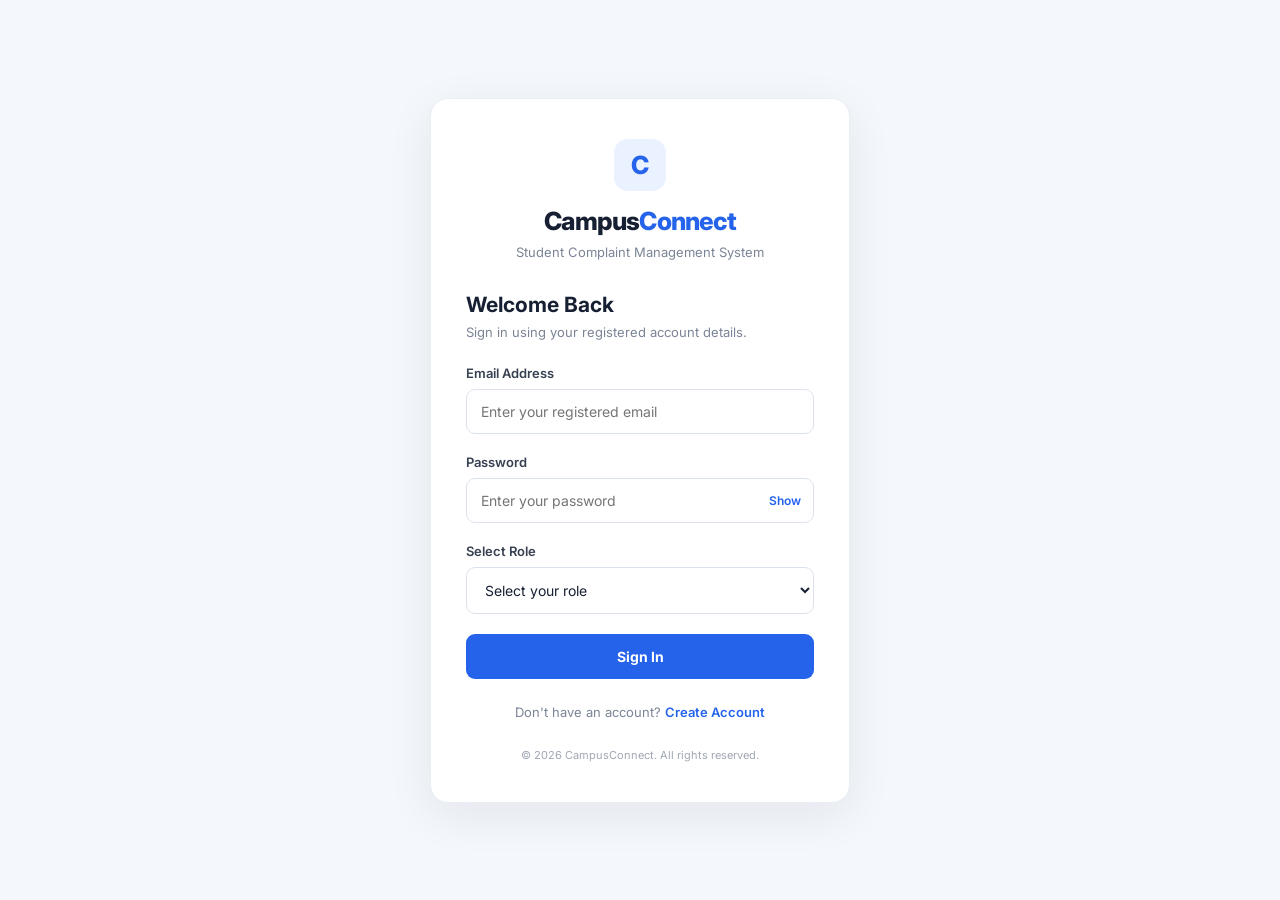
<file: index.html>
<!DOCTYPE html>
<html lang="en">
<head>
  <meta charset="UTF-8">
  <meta name="viewport" content="width=device-width, initial-scale=1.0">
  <title>CampusConnect | Dashboard</title>
  <link rel="stylesheet" href="style.css">
</head>

<body>
  <div class="app-shell">

    <!-- SIDEBAR -->
    <aside class="sidebar" id="sidebar">

      <a class="brand" href="#" aria-label="CampusConnect home">
        <span class="brand-mark">C</span>
        <span>Campus<span class="brand-accent">Connect</span></span>
      </a>

      <div class="nav-label">MENU</div>

      <nav class="nav">

        <button class="nav-link active" data-view="dashboard">
          <span class="nav-icon">▦</span> Dashboard
        </button>

        <button class="nav-link" data-view="analyst">
          <span class="nav-icon">▤</span> Analyst Dashboard
        </button>

        <button class="nav-link" data-view="analystComplaints">
  <span class="nav-icon">☷</span> All Complaints
</button>

        <button class="nav-link" data-view="report">
          <span class="nav-icon">＋</span> Report an Issue
        </button>

        <button class="nav-link" data-view="complaints">
          <span class="nav-icon">☷</span> My Complaints
        </button>

        <button class="nav-link" data-view="admin">
          <span class="nav-icon">⚙</span> Admin Management
        </button>

      </nav>

      <!-- SIDEBAR BOTTOM -->
      <div class="sidebar-bottom">

        <div class="help-card">
          <div class="help-icon">?</div>
          <strong>Need help?</strong>
          <p>Reach out to your campus support team.</p>
          <a href="mailto:support@example.edu">Contact support ↗</a>
        </div>

        <div class="profile">

          <div class="avatar" id="profileAvatar">U</div>

          <div class="profile-info">
            <strong id="profileName">User</strong>
            <small id="profileRole">Student</small>
          </div>

          <button type="button" id="logoutButton" class="logout-button">
            Logout
          </button>

        </div>

      </div>

    </aside>

    <!-- MAIN CONTENT -->
    <main class="main">

      <!-- TOPBAR -->
      <header class="topbar">

        <button class="menu-toggle" id="menuToggle" aria-label="Toggle navigation">
          ☰
        </button>

        <div class="breadcrumb">
          Workspace <span>/</span>
          <strong id="breadcrumbTitle">Dashboard</strong>
        </div>

        <div class="topbar-right">
          <span class="status-dot"></span>
          <span>Campus support portal</span>
        </div>

      </header>

      <!-- ===================================== -->
      <!-- STUDENT / ADMIN DASHBOARD -->
      <!-- ===================================== -->

      <section class="view active" id="dashboardView">

        <div class="page-heading">

          <div>
            <p class="eyebrow">STUDENT PORTAL</p>
            <h1>Welcome back 👋</h1>
            <p class="muted">
              Track and manage your campus issues in one place.
            </p>
          </div>

          <button class="button primary" data-go="report">
            ＋ Report an Issue
          </button>

        </div>

        <!-- STATISTICS -->
        <div class="stats-grid">

          <article class="stat-card">

            <div class="stat-top">
              <span>Total complaints</span>
              <span class="stat-icon blue">▤</span>
            </div>

            <strong id="totalCount">0</strong>
            <small>All submissions</small>

          </article>

          <article class="stat-card" data-admin-only>

            <div class="stat-top">
              <span>Pending</span>
              <span class="stat-icon amber">◷</span>
            </div>

            <strong id="pendingCount">0</strong>
            <small>Awaiting review</small>

          </article>

          <article class="stat-card" data-admin-only>

            <div class="stat-top">
              <span>In progress</span>
              <span class="stat-icon violet">↻</span>
            </div>

            <strong id="progressCount">0</strong>
            <small>Being worked on</small>

          </article>

          <article class="stat-card" data-admin-only>

            <div class="stat-top">
              <span>Completed</span>
              <span class="stat-icon green">✓</span>
            </div>

            <strong id="resolvedCount">0</strong>
            <small>Successfully completed</small>

          </article>

        </div>

        <!-- RECENT COMPLAINTS -->
        <article class="panel">

          <div class="panel-heading">

            <div>
              <h2>Recent complaints</h2>
              <p class="muted">
                A quick look at your latest submissions.
              </p>
            </div>

            <button class="button secondary small" data-go="complaints">
              View all
            </button>

          </div>

          <div class="table-wrap">

            <table>

              <thead>
                <tr>
                  <th>Complaint</th>
                  <th>Category</th>
                  <th>Date</th>
                  <th>Status</th>
                </tr>
              </thead>

              <tbody id="recentRows"></tbody>

            </table>

          </div>

          <div class="empty-state show" id="recentEmpty">

            <div class="empty-icon">☷</div>

            <strong>No complaints yet</strong>

            <p>When you report an issue, it will appear here.</p>

            <button class="button primary" data-go="report">
              Report your first issue
            </button>

          </div>

        </article>

      </section>

      <!-- ===================================== -->
      <!-- ANALYST DASHBOARD -->
      <!-- ===================================== -->

      <section class="view" id="analystView">

        <div class="page-heading">

          <div>
            <p class="eyebrow">ANALYTICS PORTAL</p>

            <h1>Analyst Dashboard</h1>

            <p class="muted">
              Monitor complaint statistics and department-wise performance.
            </p>
          </div>

          <button class="button secondary" id="refreshAnalyst">
            ↻ Refresh
          </button>

        </div>

        <!-- ANALYST STATISTICS -->
        <div class="stats-grid">

          <!-- TOTAL COMPLAINTS -->
          <article class="stat-card">

            <div class="stat-top">
              <span>Total Complaints</span>
              <span class="stat-icon blue">▤</span>
            </div>

            <strong id="analystTotalCount">0</strong>

            <small>All registered complaints</small>

          </article>

          <!-- PENDING COMPLAINTS -->
          <article class="stat-card">

            <div class="stat-top">
              <span>Pending Complaints</span>
              <span class="stat-icon amber">◷</span>
            </div>

            <strong id="analystPendingCount">0</strong>

            <small>Awaiting action</small>

          </article>

          <!-- RESOLVED COMPLAINTS -->
          <article class="stat-card">

            <div class="stat-top">
              <span>Resolved Complaints</span>
              <span class="stat-icon green">✓</span>
            </div>

            <strong id="analystResolvedCount">0</strong>

            <small>Successfully resolved</small>

          </article>

          <!-- UNDER REVIEW -->
          <article class="stat-card">

            <div class="stat-top">
              <span>Under Review</span>
              <span class="stat-icon violet">↻</span>
            </div>

            <strong id="analystReviewCount">0</strong>

            <small>Currently being reviewed</small>

          </article>

        </div>

        <!-- DEPARTMENT-WISE COMPLAINTS -->
        <article class="panel">

          <div class="panel-heading">

            <div>
              <h2>Department-wise Complaints</h2>

              <p class="muted">
                Distribution of registered complaints across departments.
              </p>
            </div>

          </div>

          <div class="table-wrap">

            <table>

              <thead>
                <tr>
                  <th>Department</th>
                  <th>Total Complaints</th>
                </tr>
              </thead>

              <tbody id="departmentRows"></tbody>

            </table>

          </div>

          <div class="empty-state show" id="departmentEmpty">

            <div class="empty-icon">▤</div>

            <strong>No department data available</strong>

            <p>
              Department statistics will appear here when complaint data is available.
            </p>

          </div>

        </article>

        </section>

      <!-- ===================================== -->
<!-- ANALYST: ALL COMPLAINTS -->
<!-- ===================================== -->

<section class="view" id="analystComplaintsView">

  <div class="page-heading">

    <div>
      <p class="eyebrow">COMPLAINT MANAGEMENT</p>

      <h1>All Complaints</h1>

      <p class="muted">
        Review student complaints, view details, and update complaint status.
      </p>
    </div>

    <button class="button secondary" id="refreshAnalystComplaints">
      ↻ Refresh
    </button>

  </div>

  <!-- COMPLAINT TABLE -->

  <article class="panel">

    <div class="panel-heading">
      <div>
        <h2>Registered Complaints</h2>
        <p class="muted">
          View and manage complaints submitted by students.
        </p>
      </div>
    </div>

    <div class="table-wrap">

      <table>

        <thead>
          <tr>
            <th>Complaint ID</th>
            <th>Title</th>
            <th>Department</th>
            <th>Category</th>
            <th>Status</th>
            <th>Action</th>
          </tr>
        </thead>

        <tbody id="analystComplaintRows"></tbody>

      </table>

    </div>

    <div class="empty-state" id="analystComplaintEmpty">
      <div class="empty-icon">☷</div>
      <strong>No complaints available</strong>
      <p>Registered complaints will appear here.</p>
    </div>

  </article>

  <!-- COMPLAINT DETAILS AND STATUS UPDATE -->

  <div id="analystComplaintDetails" class="panel" hidden>

    <div class="panel-heading">

      <div>
        <h2>Complaint Details</h2>
        <p class="muted">
          Review the complaint and update its status.
        </p>
      </div>

      <button
        type="button"
        class="button secondary"
        id="closeAnalystDetails">
        Close
      </button>

    </div>

    <div id="analystComplaintDetailsContent"></div>

  </div>

</section>        


      <!-- ===================================== -->
      <!-- REPORT AN ISSUE -->
      <!-- ===================================== -->

      <section class="view" id="reportView">

        <div class="page-heading">

          <div>
            <p class="eyebrow">CAMPUS SUPPORT</p>

            <h1>Report an issue</h1>

            <p class="muted">
              Tell us what needs attention. Keep the details clear and specific.
            </p>
          </div>

        </div>

        <article class="panel form-panel">

          <form id="complaintForm">

            <div class="form-grid">

              <label class="field full">

                <span>Issue title <b>*</b></span>

                <input
                  name="title"
                  required
                  maxlength="120"
                  placeholder="e.g. Wi-Fi not working in library"
                >

              </label>

              <label class="field">

                <span>Category <b>*</b></span>

                <select name="category" required>

                  <option value="">Select category</option>
                  <option>Wi-Fi / Internet</option>
                  <option>Classroom</option>
                  <option>Hostel</option>
                  <option>Library</option>
                  <option>Water</option>
                  <option>Electrical</option>
                  <option>Cleanliness</option>
                  <option>Other</option>

                </select>

              </label>

              <label class="field">

                <span>Campus location <b>*</b></span>

                <input
                  name="location"
                  required
                  maxlength="120"
                  placeholder="Building, room, or area"
                >

              </label>

              <label class="field full">

                <span>Description <b>*</b></span>

                <textarea
                  name="description"
                  required
                  maxlength="1500"
                  rows="5"
                  placeholder="Describe the issue and what you noticed..."
                ></textarea>

                <small class="field-hint">
                  Avoid sharing passwords or sensitive personal information.
                </small>

              </label>

              <label class="field full">

                <span>
                  Attach an image
                  <small>(optional, max 2 MB)</small>
                </span>

                <input
                  id="attachment"
                  name="attachment"
                  type="file"
                  accept="image/png,image/jpeg"
                >

                <small class="field-hint" id="fileHint">
                  JPG or PNG only. Maximum size 2 MB.
                </small>

              </label>

            </div>

            <div class="form-actions">

              <button
                type="button"
                class="button secondary"
                data-go="dashboard"
              >
                Cancel
              </button>

              <button type="submit" class="button primary">
                Submit complaint <span>→</span>
              </button>

            </div>

          </form>

        </article>

      </section>

      <!-- ===================================== -->
      <!-- MY COMPLAINTS -->
      <!-- ===================================== -->

      <section class="view" id="complaintsView">

        <div class="page-heading">

          <div>
            <p class="eyebrow">YOUR SUBMISSIONS</p>

            <h1>My complaints</h1>

            <p class="muted">
              Review the issues you have reported and their current status.
            </p>
          </div>

          <button class="button primary" data-go="report">
            ＋ Report an Issue
          </button>

        </div>

        <article class="panel">

          <div class="panel-heading list-heading">

            <div>
              <h2>All complaints</h2>
              <p class="muted">Your complaint history.</p>
            </div>

            <select
              id="statusFilter"
              class="filter-select"
              aria-label="Filter by status"
            >

              <option value="All">All statuses</option>
              <option>Pending</option>
              <option>In Progress</option>
              <option>Completed</option>
              <option>Rejected</option>

            </select>

          </div>

          <div id="allComplaints" class="complaint-list"></div>

          <div class="empty-state show" id="allEmpty">

            <div class="empty-icon">☷</div>

            <strong>No complaints found</strong>

            <p>Try another filter or submit a new issue.</p>

          </div>

        </article>

      </section>

      <!-- ===================================== -->
      <!-- ADMIN MANAGEMENT -->
      <!-- ===================================== -->

      <section class="view" id="adminView">

        <div class="page-heading">

          <div>
            <p class="eyebrow">ADMINISTRATION</p>

            <h1>Complaint management</h1>

            <p class="muted">
              Review complaints, update their status, and add remarks.
            </p>
          </div>

          <button class="button secondary" id="refreshAdmin">
            ↻ Refresh
          </button>

        </div>

        <article class="panel">

          <div class="panel-heading">

            <div>
              <h2>All registered complaints</h2>

              <p class="muted">
                Select a status and add remarks before updating.
              </p>
            </div>

          </div>

          <div id="adminComplaints" class="complaint-list"></div>

          <div class="empty-state show" id="adminEmpty">

            <div class="empty-icon">☷</div>

            <strong>No complaints available</strong>

            <p>Registered complaints will appear here.</p>

          </div>

        </article>

      </section>

      <!-- FOOTER -->
      <footer class="footer">
        CampusConnect <span>•</span> Student issue reporting prototype
      </footer>

    </main>

  </div>

  <!-- TOAST NOTIFICATION -->
  <div class="toast" id="toast" role="status"></div>

  <!-- JAVASCRIPT -->
  <script src="script.js"></script>

</body>
</html>
</file>
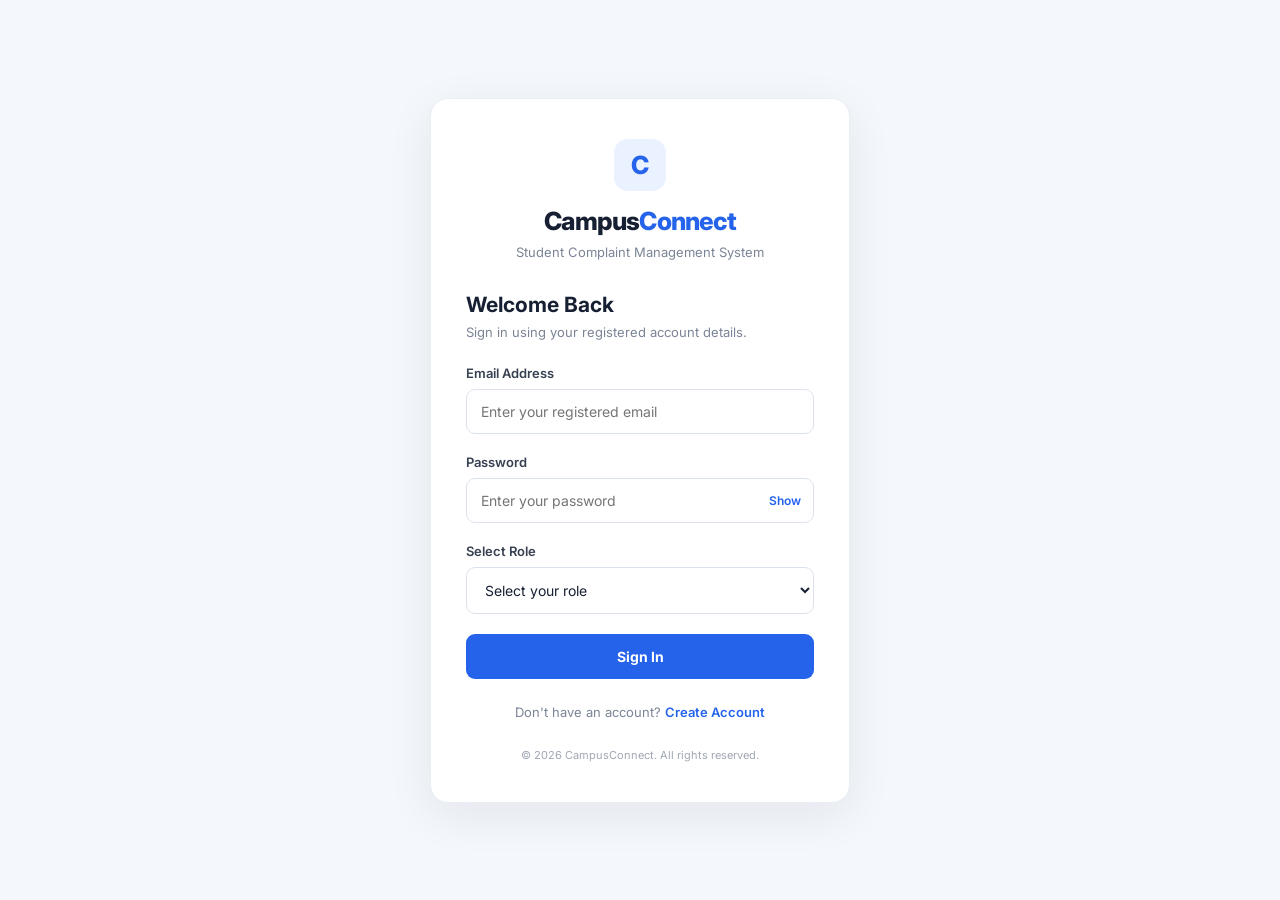
<file: login.html>
<!DOCTYPE html>
<html lang="en">
<head>
  <meta charset="UTF-8">
  <meta name="viewport" content="width=device-width, initial-scale=1.0">
  <title>CampusConnect | Login</title>

  <link rel="preconnect" href="https://fonts.googleapis.com">
  <link rel="preconnect" href="https://fonts.gstatic.com" crossorigin>
  <link href="https://fonts.googleapis.com/css2?family=Inter:wght@400;500;600;700;800&display=swap" rel="stylesheet">

  <style>
    * {
      margin: 0;
      padding: 0;
      box-sizing: border-box;
      font-family: 'Inter', sans-serif;
    }

    body {
      min-height: 100vh;
      background: #f4f7fb;
      display: flex;
      align-items: center;
      justify-content: center;
      padding: 20px;
      color: #172033;
    }

    .login-container {
      width: 100%;
      max-width: 420px;
      background: #ffffff;
      padding: 40px 35px;
      border-radius: 18px;
      box-shadow: 0 12px 45px rgba(20, 35, 65, 0.08);
      border: 1px solid #e9edf4;
    }

    .brand { text-align: center; margin-bottom: 32px; }

    .brand-icon {
      width: 52px;
      height: 52px;
      background: #eaf1ff;
      color: #2563eb;
      border-radius: 14px;
      display: flex;
      align-items: center;
      justify-content: center;
      font-size: 25px;
      font-weight: 800;
      margin: 0 auto 15px;
    }

    .brand h1 {
      font-size: 25px;
      font-weight: 800;
      letter-spacing: -0.8px;
    }

    .brand h1 span { color: #2563eb; }
    .brand p { color: #7b8496; font-size: 13px; margin-top: 8px; }
    .heading { margin-bottom: 25px; }
    .heading h2 { font-size: 21px; margin-bottom: 7px; }
    .heading p { font-size: 13px; color: #7b8496; }
    .form-group { margin-bottom: 20px; }

    label {
      display: block;
      font-size: 13px;
      font-weight: 600;
      margin-bottom: 8px;
      color: #374151;
    }

    input, select {
      width: 100%;
      padding: 13px 14px;
      border: 1px solid #dce2eb;
      border-radius: 9px;
      font-size: 14px;
      outline: none;
      background: #ffffff;
      color: #172033;
      transition: 0.2s;
    }

    input:focus, select:focus {
      border-color: #2563eb;
      box-shadow: 0 0 0 3px rgba(37, 99, 235, 0.1);
    }

    .password-wrapper { position: relative; }
    .password-wrapper input { padding-right: 65px; }

    .toggle-password {
      position: absolute;
      right: 13px;
      top: 50%;
      transform: translateY(-50%);
      border: none;
      background: none;
      color: #2563eb;
      font-size: 12px;
      font-weight: 600;
      cursor: pointer;
    }

    .login-btn {
      width: 100%;
      padding: 14px;
      background: #2563eb;
      color: white;
      border: none;
      border-radius: 9px;
      font-size: 14px;
      font-weight: 700;
      cursor: pointer;
      transition: 0.2s;
    }

    .login-btn:hover {
      background: #1d4ed8;
      transform: translateY(-1px);
    }

    .login-btn:disabled {
      opacity: 0.65;
      cursor: not-allowed;
      transform: none;
    }

    .message {
      display: none;
      padding: 12px;
      border-radius: 8px;
      font-size: 12px;
      margin-top: 15px;
      line-height: 1.5;
    }

    .register-link {
      text-align: center;
      margin-top: 25px;
      color: #7b8496;
      font-size: 13px;
    }

    a {
      color: #2563eb;
      text-decoration: none;
      font-weight: 600;
    }

    a:hover { text-decoration: underline; }

    .footer {
      text-align: center;
      color: #a0a7b4;
      font-size: 11px;
      margin-top: 28px;
    }

    @media (max-width: 480px) {
      .login-container { padding: 32px 23px; }
    }
  </style>
</head>

<body>
  <div class="login-container">

    <div class="brand">
      <div class="brand-icon">C</div>
      <h1>Campus<span>Connect</span></h1>
      <p>Student Complaint Management System</p>
    </div>

    <div class="heading">
      <h2>Welcome Back</h2>
      <p>Sign in using your registered account details.</p>
    </div>

    <form id="loginForm">

      <div class="form-group">
        <label for="email">Email Address</label>
        <input
          type="email"
          id="email"
          placeholder="Enter your registered email"
          autocomplete="username"
          required
        >
      </div>

      <div class="form-group">
        <label for="password">Password</label>

        <div class="password-wrapper">
          <input
            type="password"
            id="password"
            placeholder="Enter your password"
            autocomplete="current-password"
            required
          >

          <button
            type="button"
            class="toggle-password"
            id="togglePassword"
          >
            Show
          </button>
        </div>
      </div>

      <div class="form-group">
        <label for="role">Select Role</label>

        <select id="role" required>
          <option value="">Select your role</option>
          <option value="student">Student</option>
          <option value="analyst">Analyst</option>
          <option value="administrator">Administrator</option>
        </select>
      </div>

      <button type="submit" class="login-btn" id="loginBtn">
        Sign In
      </button>

      <div
        class="message"
        id="message"
        role="status"
        aria-live="polite"
      ></div>

    </form>

    <div class="register-link">
      Don't have an account?
      <a href="register.html">Create Account</a>
    </div>

    <div class="footer">
      © 2026 CampusConnect. All rights reserved.
    </div>

  </div>

  <script>
    const API_BASE =
      "https://t7jsqlniysev7enb3elizqhe7a0hjezy.lambda-url.us-east-1.on.aws";

    const passwordInput = document.getElementById("password");
    const togglePassword = document.getElementById("togglePassword");

    togglePassword.addEventListener("click", function () {
      const isHidden = passwordInput.type === "password";

      passwordInput.type = isHidden ? "text" : "password";
      togglePassword.textContent = isHidden ? "Hide" : "Show";
    });

    const loginForm = document.getElementById("loginForm");
    const message = document.getElementById("message");
    const loginBtn = document.getElementById("loginBtn");

    function showMessage(text, type) {
      message.style.display = "block";
      message.textContent = text;

      if (type === "success") {
        message.style.background = "#eafaf0";
        message.style.color = "#18743b";
      } else if (type === "error") {
        message.style.background = "#fff0f0";
        message.style.color = "#c62828";
      } else {
        message.style.background = "#fff7e6";
        message.style.color = "#946200";
      }
    }

    loginForm.addEventListener("submit", async function (event) {
      event.preventDefault();

      const email = document.getElementById("email")
        .value.trim().toLowerCase();

      const password = passwordInput.value;
      const role = document.getElementById("role").value;

      if (!email || !password || !role) {
        showMessage(
          "Please enter your email, password and select your role.",
          "error"
        );
        return;
      }

      loginBtn.disabled = true;
      loginBtn.textContent = "Signing In...";
      message.style.display = "none";

      try {
        const apiResponse = await fetch(`${API_BASE}/login`, {
          method: "POST",
          headers: {
            "Content-Type": "application/json"
          },
          body: JSON.stringify({
            email: email,
            password: password,
            role: role
          })
        });

        const result = await apiResponse.json();

        if (!apiResponse.ok) {
          throw new Error(
            result.error ||
            result.message ||
            "Login failed. Please check your credentials and selected role."
          );
        }

        if (!result.token || !result.user) {
          throw new Error("Invalid login response from server.");
        }

        // Confirm the server returned the selected role
        if (result.user.role !== role) {
          throw new Error("The selected role does not match your account.");
        }

        sessionStorage.setItem("campusToken", result.token);

        sessionStorage.setItem(
          "campusUser",
          JSON.stringify(result.user)
        );

        const expiresIn = Number(result.expires_in) || 3600;

        sessionStorage.setItem(
          "campusTokenExpiry",
          String(Date.now() + (expiresIn * 1000))
        );

        showMessage(
          "Login successful! Redirecting to CampusConnect...",
          "success"
        );

        loginBtn.textContent = "Login Successful";

        setTimeout(function () {
          window.location.href = "index.html";
        }, 1000);

      } catch (error) {
        console.error("Login error:", error);

        showMessage(
          error.message ||
          "Unable to connect to the server. Please try again.",
          "error"
        );

        loginBtn.disabled = false;
        loginBtn.textContent = "Sign In";
      }
    });
  </script>

</body>
</html>
</file>
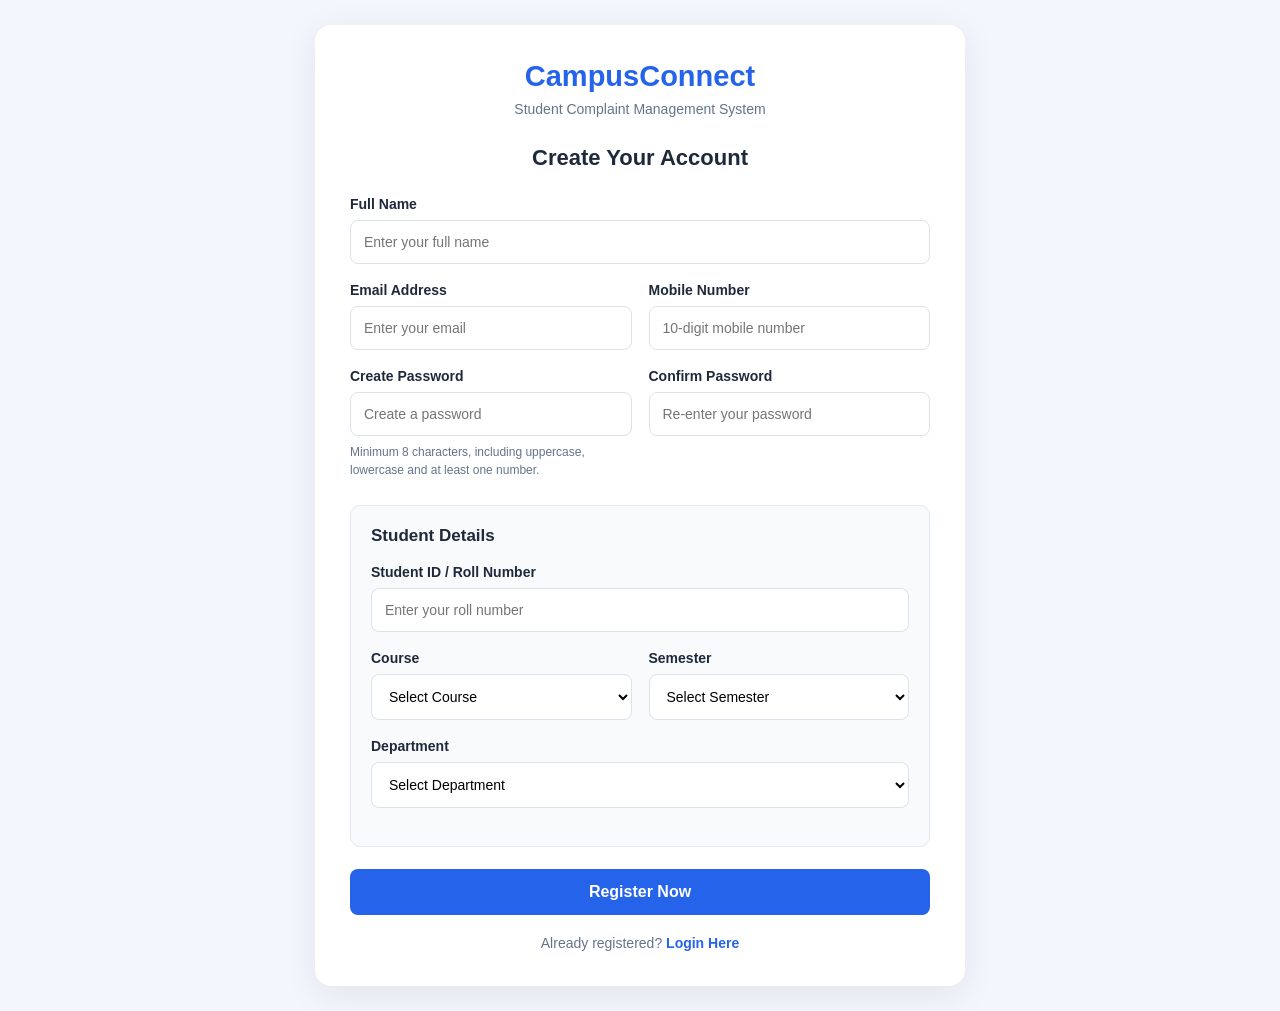
<file: register.html>
<!DOCTYPE html>
<html lang="en">
<head>
  <meta charset="UTF-8">
  <meta name="viewport" content="width=device-width, initial-scale=1.0">
  <title>CampusConnect | Registration</title>

  <style>
    * {
      margin: 0;
      padding: 0;
      box-sizing: border-box;
      font-family: Arial, sans-serif;
    }

    body {
      min-height: 100vh;
      background: #f3f6fc;
      display: flex;
      justify-content: center;
      align-items: center;
      padding: 25px 15px;
      color: #1e293b;
    }

    .register-container {
      width: 100%;
      max-width: 650px;
      background: white;
      padding: 35px;
      border-radius: 16px;
      box-shadow: 0 8px 35px rgba(0,0,0,0.08);
    }

    .brand {
      text-align: center;
      margin-bottom: 28px;
    }

    .brand h1 {
      color: #2563eb;
      font-size: 29px;
      margin-bottom: 8px;
    }

    .brand p {
      color: #64748b;
      font-size: 14px;
    }

    .form-title {
      text-align: center;
      font-size: 22px;
      margin-bottom: 25px;
    }

    .form-grid {
      display: grid;
      grid-template-columns: 1fr 1fr;
      gap: 17px;
    }

    .form-group {
      margin-bottom: 18px;
    }

    label {
      display: block;
      font-size: 14px;
      font-weight: 600;
      margin-bottom: 8px;
    }

    input, select {
      width: 100%;
      padding: 13px;
      border: 1px solid #dbe2ea;
      border-radius: 8px;
      outline: none;
      font-size: 14px;
      background: white;
    }

    input:focus, select:focus {
      border-color: #2563eb;
      box-shadow: 0 0 0 3px rgba(37,99,235,0.10);
    }

    .password-help {
      color: #64748b;
      font-size: 12px;
      margin-top: 7px;
      line-height: 1.5;
    }

    .role-section {
      margin-top: 8px;
      padding: 20px;
      background: #f8fafc;
      border: 1px solid #e2e8f0;
      border-radius: 10px;
    }

    .role-section h3 {
      font-size: 17px;
      margin-bottom: 18px;
    }

    .submit-btn {
      width: 100%;
      padding: 14px;
      background: #2563eb;
      border: none;
      color: white;
      border-radius: 8px;
      font-size: 16px;
      font-weight: 600;
      cursor: pointer;
      margin-top: 22px;
    }

    .submit-btn:hover {
      background: #1d4ed8;
    }

    .submit-btn:disabled {
      background: #94a3b8;
      cursor: not-allowed;
    }

    .login-link {
      text-align: center;
      margin-top: 20px;
      font-size: 14px;
      color: #64748b;
    }

    .login-link a {
      color: #2563eb;
      text-decoration: none;
      font-weight: 600;
    }

    #message {
      margin-top: 15px;
      text-align: center;
      font-size: 14px;
      line-height: 1.5;
    }

    @media(max-width:550px) {
      .register-container {
        padding: 23px 18px;
      }

      .form-grid {
        grid-template-columns: 1fr;
        gap: 0;
      }
    }
  </style>
</head>

<body>

<div class="register-container">

  <div class="brand">
    <h1>CampusConnect</h1>
    <p>Student Complaint Management System</p>
  </div>

  <h2 class="form-title">Create Your Account</h2>

  <form id="registerForm">

    <div class="form-group">
      <label for="name">Full Name</label>
      <input type="text" id="name"
        placeholder="Enter your full name" required>
    </div>

    <div class="form-grid">

      <div class="form-group">
        <label for="email">Email Address</label>
        <input type="email" id="email"
          placeholder="Enter your email" required>
      </div>

      <div class="form-group">
        <label for="mobile">Mobile Number</label>
        <input type="tel" id="mobile"
          placeholder="10-digit mobile number"
          pattern="[0-9]{10}" maxlength="10" required>
      </div>

    </div>

    <div class="form-grid">

      <div class="form-group">
        <label for="password">Create Password</label>
        <input type="password" id="password"
          placeholder="Create a password"
          minlength="8" maxlength="128" required>

        <p class="password-help">
          Minimum 8 characters, including uppercase, lowercase
          and at least one number.
        </p>
      </div>

      <div class="form-group">
        <label for="confirmPassword">Confirm Password</label>
        <input type="password" id="confirmPassword"
          placeholder="Re-enter your password"
          minlength="8" maxlength="128" required>
      </div>

    </div>

    <div class="role-section">

      <h3>Student Details</h3>

      <div class="form-group">
        <label for="studentId">Student ID / Roll Number</label>
        <input type="text" id="studentId"
          placeholder="Enter your roll number" required>
      </div>

      <div class="form-grid">

        <div class="form-group">
          <label for="course">Course</label>
          <select id="course" required>
            <option value="">Select Course</option>
            <option value="B.Tech">B.Tech</option>
            <option value="BCA">BCA</option>
            <option value="MCA">MCA</option>
            <option value="MBA">MBA</option>
            <option value="BBA">BBA</option>
            <option value="Other">Other</option>
          </select>
        </div>

        <div class="form-group">
          <label for="semester">Semester</label>
          <select id="semester" required>
            <option value="">Select Semester</option>
            <option value="1st Semester">1st Semester</option>
            <option value="2nd Semester">2nd Semester</option>
            <option value="3rd Semester">3rd Semester</option>
            <option value="4th Semester">4th Semester</option>
            <option value="5th Semester">5th Semester</option>
            <option value="6th Semester">6th Semester</option>
            <option value="7th Semester">7th Semester</option>
            <option value="8th Semester">8th Semester</option>
          </select>
        </div>

      </div>

      <div class="form-group">
        <label for="studentDepartment">Department</label>
        <select id="studentDepartment" required>
          <option value="">Select Department</option>
          <option value="Computer Science">Computer Science</option>
          <option value="Electronics">Electronics</option>
          <option value="Mechanical">Mechanical</option>
          <option value="Civil">Civil</option>
          <option value="Management">Management</option>
          <option value="Other">Other</option>
        </select>
      </div>

    </div>

    <button type="submit" class="submit-btn" id="registerBtn">
      Register Now
    </button>

    <p id="message" role="status" aria-live="polite"></p>

  </form>

  <div class="login-link">
    Already registered?
    <a href="login.html">Login Here</a>
  </div>

</div>

<script>

const API_URL =
  "https://t7jsqlniysev7enb3elizqhe7a0hjezy.lambda-url.us-east-1.on.aws/";

const form = document.getElementById("registerForm");
const message = document.getElementById("message");
const registerBtn = document.getElementById("registerBtn");

form.addEventListener("submit", async function(event) {

  event.preventDefault();

  const password = document.getElementById("password").value;
  const confirmPassword =
    document.getElementById("confirmPassword").value;

  if (password.length < 8 || password.length > 128) {
    message.style.color = "#dc2626";
    message.textContent =
      "Password must contain between 8 and 128 characters.";
    return;
  }

  const passwordPattern =
    /^(?=.*[a-z])(?=.*[A-Z])(?=.*[0-9]).{8,128}$/;

  if (!passwordPattern.test(password)) {
    message.style.color = "#dc2626";
    message.textContent =
      "Password must contain uppercase, lowercase and at least one number.";
    return;
  }

  if (password !== confirmPassword) {
    message.style.color = "#dc2626";
    message.textContent =
      "Password and Confirm Password do not match.";
    return;
  }

  const userData = {
    full_name: document.getElementById("name").value.trim(),
    email: document.getElementById("email").value.trim().toLowerCase(),
    mobile: document.getElementById("mobile").value.trim(),
    role: "student",
    password: password,
    roll_number: document.getElementById("studentId").value.trim(),
    course: document.getElementById("course").value,
    semester: document.getElementById("semester").value,
    department: document.getElementById("studentDepartment").value
  };

  message.style.color = "#b45309";
  message.textContent = "Submitting your registration...";

  registerBtn.disabled = true;
  registerBtn.textContent = "Please wait...";

  try {

    const apiResponse = await fetch(API_URL + "register", {
      method: "POST",
      headers: {
        "Content-Type": "application/json"
      },
      body: JSON.stringify(userData)
    });

    const result = await apiResponse.json();

    if (!apiResponse.ok) {
      throw new Error(
        result.message || result.error ||
        "Registration failed. Please try again."
      );
    }

    message.style.color = "#15803d";
    message.textContent =
      "Registration successful! Your student account is active. Please login to continue.";

    form.reset();

  } catch (error) {

    console.error("Registration error:", error);

    message.style.color = "#dc2626";

    if (error instanceof TypeError) {
      message.textContent =
        "Unable to connect to the server. Please check your internet connection or API CORS settings.";
    } else {
      message.textContent = error.message;
    }

  } finally {

    registerBtn.disabled = false;
    registerBtn.textContent = "Register Now";

  }

});

</script>

</body>
</html>
</file>
<file: style.css>
@import url('https://fonts.googleapis.com/css2?family=DM+Sans:wght@400;500;600;700&family=Manrope:wght@500;600;700;800&display=swap');

:root {
  --blue: #2457d6;
  --blue-dark: #1d43a8;
  --ink: #182338;
  --muted: #718096;
  --line: #e7ebf2;
  --bg: #f6f8fc;
  --white: #fff;
  --radius: 16px;
}

* { box-sizing: border-box; }

body {
  margin: 0;
  background: var(--bg);
  color: var(--ink);
  font-family: 'DM Sans', sans-serif;
  font-size: 14px;
}

button, input, select, textarea { font: inherit; }
button { cursor: pointer; }

.app-shell { min-height: 100vh; display: flex; }

.sidebar {
  width: 252px;
  background: #fff;
  border-right: 1px solid var(--line);
  padding: 26px 16px 16px;
  display: flex;
  flex-direction: column;
  flex-shrink: 0;
}

.brand {
  display: flex;
  align-items: center;
  gap: 10px;
  text-decoration: none;
  color: var(--ink);
  font: 800 18px 'Manrope', sans-serif;
  padding: 0 10px 32px;
}

.brand-mark {
  width: 34px;
  height: 34px;
  border-radius: 11px;
  background: var(--blue);
  color: white;
  display: grid;
  place-items: center;
  font-size: 20px;
}

.brand-accent { color: var(--blue); }

.nav-label, .eyebrow {
  font-size: 10px;
  font-weight: 700;
  letter-spacing: 1.4px;
  color: #98a2b3;
}

.nav-label { padding: 0 12px 10px; }
.nav { display: grid; gap: 5px; }

.nav-link {
  border: 0;
  background: transparent;
  color: #657187;
  padding: 12px;
  border-radius: 10px;
  text-align: left;
  display: flex;
  align-items: center;
  gap: 12px;
  font-weight: 600;
}

.nav-link:hover { background: #f5f7fc; }
.nav-link.active { background: #edf2ff; color: var(--blue); }
.nav-icon { font-size: 19px; width: 22px; text-align: center; }

.sidebar-bottom { margin-top: auto; }

.help-card {
  background: #f6f8ff;
  border: 1px solid #e8edff;
  padding: 15px;
  border-radius: 13px;
  margin: 0 2px 18px;
}

.help-icon {
  height: 26px;
  width: 26px;
  display: grid;
  place-items: center;
  border-radius: 8px;
  background: #e2eaff;
  color: var(--blue);
  font-weight: 700;
  margin-bottom: 10px;
}

.help-card strong { font-size: 13px; }

.help-card p {
  font-size: 12px;
  line-height: 1.5;
  color: var(--muted);
  margin: 6px 0 10px;
}

.help-card a {
  color: var(--blue);
  font-size: 12px;
  font-weight: 700;
  text-decoration: none;
}

.profile {
  border-top: 1px solid var(--line);
  padding: 16px 5px 2px;
  display: flex;
  align-items: center;
  gap: 10px;
}

.avatar {
  width: 36px;
  height: 36px;
  border-radius: 50%;
  background: #e8edff;
  color: var(--blue);
  display: grid;
  place-items: center;
  font-weight: 700;
}

.profile strong, .profile small { display: block; }
.profile strong { font-size: 12px; }

.profile small {
  color: var(--muted);
  font-size: 11px;
  margin-top: 3px;
}

.profile-dots { margin-left: auto; color: #98a2b3; }

.main {
  min-width: 0;
  flex: 1;
  padding: 0 34px;
  display: flex;
  flex-direction: column;
}

.topbar {
  height: 72px;
  border-bottom: 1px solid var(--line);
  display: flex;
  align-items: center;
  justify-content: space-between;
  margin-bottom: 30px;
}

.breadcrumb { color: #8490a3; font-size: 12px; }
.breadcrumb span { margin: 0 9px; color: #c3cad5; }
.breadcrumb strong { color: #354158; }

.topbar-right {
  font-size: 12px;
  color: #718096;
  display: flex;
  align-items: center;
  gap: 8px;
}

.status-dot {
  width: 7px;
  height: 7px;
  background: #21b573;
  border-radius: 50%;
}

.menu-toggle {
  display: none;
  border: 0;
  background: transparent;
  font-size: 20px;
}

.view { display: none; }
.view.active { display: block; }

.page-heading {
  display: flex;
  align-items: center;
  justify-content: space-between;
  gap: 20px;
  margin-bottom: 25px;
}

.eyebrow { margin: 0 0 9px; color: var(--blue); }

h1, h2, h3 {
  font-family: 'Manrope', sans-serif;
  margin: 0;
  font-weight: 800;
}

h1 { font-size: 27px; letter-spacing: -.8px; }
h2 { font-size: 16px; letter-spacing: -.3px; }

.muted {
  color: var(--muted);
  margin: 8px 0 0;
  font-size: 13px;
  line-height: 1.5;
}

.button {
  border: 1px solid transparent;
  border-radius: 10px;
  padding: 11px 15px;
  font-weight: 700;
  font-size: 12px;
  display: inline-flex;
  align-items: center;
  justify-content: center;
  gap: 9px;
  transition: .15s;
}

.primary { background: var(--blue); color: #fff; }
.primary:hover { background: var(--blue-dark); }

.secondary {
  background: #fff;
  border-color: var(--line);
  color: #536078;
}

.secondary:hover { background: #f8faff; }
.small { padding: 8px 12px; }

.stats-grid {
  display: grid;
  grid-template-columns: repeat(4, minmax(0, 1fr));
  gap: 15px;
  margin-bottom: 24px;
}

.stat-card, .panel {
  background: #fff;
  border: 1px solid var(--line);
  border-radius: var(--radius);
}

.stat-card { padding: 18px; }

.stat-top {
  display: flex;
  justify-content: space-between;
  align-items: center;
  color: #758197;
  font-size: 12px;
  font-weight: 600;
}

.stat-icon {
  height: 32px;
  width: 32px;
  border-radius: 9px;
  display: grid;
  place-items: center;
  font-size: 17px;
}

.blue { background: #edf2ff; color: #2457d6; }
.amber { background: #fff5df; color: #c88616; }
.violet { background: #f2eaff; color: #8253cf; }
.green { background: #e6f8ef; color: #15965a; }

.stat-card > strong {
  display: block;
  font: 800 28px 'Manrope', sans-serif;
  margin: 12px 0 4px;
}

.stat-card > small { color: #9aa4b4; font-size: 11px; }

.panel { overflow: hidden; }

.panel-heading {
  display: flex;
  align-items: center;
  justify-content: space-between;
  gap: 15px;
  padding: 21px 22px;
}

.panel-heading .muted { font-size: 12px; margin-top: 5px; }

.table-wrap { width: 100%; overflow-x: auto; }

table {
  border-collapse: collapse;
  width: 100%;
  text-align: left;
  white-space: nowrap;
}

thead { background: #fafbfe; }

th {
  font-size: 10px;
  letter-spacing: .7px;
  text-transform: uppercase;
  color: #929daf;
  font-weight: 700;
  padding: 13px 22px;
  border-top: 1px solid #f0f2f7;
  border-bottom: 1px solid #f0f2f7;
}

td {
  padding: 15px 22px;
  border-bottom: 1px solid #f0f2f7;
  color: #667287;
  font-size: 12px;
}

tbody tr:last-child td { border-bottom: 0; }

.complaint-title { color: #26334a; font-weight: 700; }
.complaint-id { font-size: 10px; color: #a0a9b8; margin-top: 4px; }

.badge {
  display: inline-flex;
  align-items: center;
  gap: 6px;
  padding: 6px 9px;
  border-radius: 20px;
  font-size: 10px;
  font-weight: 700;
  white-space: nowrap;
}

.badge:before {
  content: '';
  width: 5px;
  height: 5px;
  border-radius: 50%;
  background: currentColor;
}

.badge.pending { color: #b87a12; background: #fff5df; }
.badge.in-progress { color: #3564d8; background: #edf2ff; }
.badge.resolved { color: #168954; background: #e6f8ef; }

.priority { font-weight: 700; }
.priority.high { color: #d44e54; }
.priority.medium { color: #b87a12; }
.priority.low { color: #168954; }

/* Individual complaint cards */

.complaint-list {
  display: grid;
  gap: 14px;
  padding: 0 22px 22px;
}

.complaint-card {
  border: 1px solid var(--line);
  border-radius: 13px;
  padding: 19px;
  background: #fff;
  min-width: 0;
}

.complaint-card-top {
  display: flex;
  justify-content: space-between;
  align-items: flex-start;
  gap: 15px;
  padding-bottom: 16px;
  border-bottom: 1px solid #f0f2f7;
}

.complaint-card-heading { min-width: 0; }

.complaint-card-heading h3 {
  font-size: 15px;
  color: #26334a;
  overflow-wrap: anywhere;
}

.complaint-card-heading .complaint-id {
  display: block;
  margin-top: 6px;
}

.complaint-details {
  display: grid;
  grid-template-columns: repeat(4, minmax(0, 1fr));
  gap: 16px;
  padding: 17px 0;
}

.complaint-detail {
  min-width: 0;
  display: flex;
  flex-direction: column;
  gap: 6px;
}

.detail-label {
  color: #929daf;
  font-size: 10px;
  font-weight: 700;
  text-transform: uppercase;
  letter-spacing: .6px;
}

.complaint-detail strong {
  color: #354158;
  font-size: 12px;
  overflow-wrap: anywhere;
  font-weight: 600;
}

.complaint-description {
  background: #f8faff;
  border-radius: 9px;
  padding: 13px;
}

.complaint-description p {
  color: #667287;
  font-size: 12px;
  line-height: 1.7;
  margin: 7px 0 0;
  white-space: pre-wrap;
  overflow-wrap: anywhere;
}

.empty-state {
  text-align: center;
  padding: 36px 20px;
  display: none;
}

.empty-state.show { display: block; }

.empty-icon {
  margin: 0 auto 12px;
  width: 42px;
  height: 42px;
  display: grid;
  place-items: center;
  background: #f1f4fb;
  color: #8c9ab1;
  border-radius: 12px;
  font-size: 22px;
}

.empty-state strong { font-size: 13px; }

.empty-state p {
  font-size: 12px;
  color: var(--muted);
  margin: 6px 0 15px;
}

.form-panel { padding: 24px; }

.form-grid {
  display: grid;
  grid-template-columns: 1fr 1fr;
  gap: 20px;
}

.field {
  display: flex;
  flex-direction: column;
  gap: 8px;
  color: #354158;
  font-weight: 700;
  font-size: 12px;
}

.field.full { grid-column: 1 / -1; }
.field b { color: #e05252; }
.field small { font-weight: 400; color: #8792a4; }

.field input, .field select, .field textarea, .filter-select {
  width: 100%;
  border: 1px solid #dfe5ee;
  border-radius: 9px;
  background: #fff;
  padding: 12px;
  color: #354158;
  outline: none;
  font-size: 12px;
}

.field input:focus, .field select:focus, .field textarea:focus,
.filter-select:focus {
  border-color: #7c9af0;
  box-shadow: 0 0 0 3px #edf2ff;
}

.field textarea { resize: vertical; line-height: 1.6; }
.field input[type=file] { padding: 10px; background: #fafbfe; }

.field-hint {
  font-size: 11px;
  color: #929daf;
  font-weight: 400;
}

.form-actions {
  display: flex;
  justify-content: flex-end;
  gap: 10px;
  margin-top: 24px;
  padding-top: 20px;
  border-top: 1px solid var(--line);
}

.filter-select { width: auto; min-width: 145px; padding: 9px 11px; }

.footer {
  margin-top: auto;
  padding: 26px 0 20px;
  color: #9aa4b4;
  font-size: 11px;
}

.footer span { margin: 0 6px; }

.toast {
  position: fixed;
  bottom: 24px;
  right: 24px;
  max-width: calc(100vw - 32px);
  background: #1d2b43;
  color: white;
  padding: 13px 17px;
  border-radius: 11px;
  box-shadow: 0 8px 30px #1d2b4328;
  opacity: 0;
  transform: translateY(10px);
  transition: .2s;
  pointer-events: none;
  font-size: 13px;
  z-index: 20;
}

.toast.show { opacity: 1; transform: translateY(0); }

@media(max-width: 1050px) {
  .main { padding: 0 22px; }
  .stats-grid { grid-template-columns: repeat(2, minmax(0, 1fr)); }
  .complaint-details { grid-template-columns: repeat(2, minmax(0, 1fr)); }
}

@media(max-width: 720px) {
  .sidebar {
    position: fixed;
    z-index: 5;
    left: -260px;
    top: 0;
    bottom: 0;
    transition: left .2s;
    box-shadow: 0 0 30px #18233818;
  }

  .sidebar.open { left: 0; }
  .main { padding: 0 15px; }
  .topbar { height: 60px; margin-bottom: 22px; }
  .menu-toggle { display: block; }
  .topbar-right { display: none; }

  .page-heading {
    align-items: flex-start;
    flex-direction: column;
  }

  .page-heading h1 { font-size: 24px; }
  .stats-grid { gap: 10px; }
  .stat-card { padding: 14px; }
  .stat-card > strong { font-size: 24px; }
  .panel-heading { padding: 17px; }
  .form-panel { padding: 17px; }
  .form-grid { grid-template-columns: 1fr; gap: 17px; }
  .field.full { grid-column: auto; }
  .form-actions { flex-wrap: wrap; }
  .form-actions button { flex: 1; }
  .list-heading { align-items: flex-start; flex-direction: column; }
  .filter-select { width: 100%; }

  .complaint-list { padding: 0 13px 15px; }
  .complaint-card { padding: 14px; }
  .complaint-card-top { gap: 8px; }
  .complaint-card-heading h3 { font-size: 14px; }
  .complaint-details { gap: 14px 10px; }
}

@media(max-width: 390px) {
  .stats-grid { grid-template-columns: 1fr 1fr; }
  .stat-top { font-size: 11px; }
  .complaint-card-top { flex-direction: column; }
}

/* Admin complaint management */
.admin-update-form {
  display: grid;
  gap: 14px;
  margin-top: 20px;
  padding: 16px;
  border: 1px solid #e5e7eb;
  border-radius: 12px;
  background: #fafbfc;
}

.admin-update-form .field {
  display: grid;
  gap: 7px;
}

.admin-update-form select,
.admin-update-form textarea {
  width: 100%;
}

.admin-update-button {
  justify-self: start;
}

.status-history {
  margin-top: 16px;
  padding-top: 12px;
  border-top: 1px solid #e5e7eb;
}

.status-history summary {
  cursor: pointer;
  font-weight: 600;
}

.status-history ul {
  padding-left: 20px;
}

.status-history li {
  margin: 12px 0;
}

.status-history li span {
  display: block;
  font-size: 12px;
  opacity: 0.7;
}

.status-history li p {
  margin-top: 5px;
}

.admin-update-button:disabled {
  opacity: 0.6;
  cursor: not-allowed;
}

[hidden] {
  display: none !important;
}

/* User profile section */
.profile {
  display: flex;
  align-items: center;
  gap: 10px;
}

.profile-info {
  display: flex;
  flex-direction: column;
  flex: 1;
  min-width: 0;
}

.profile-info strong {
  font-size: 13px;
  overflow-wrap: anywhere;
}

.profile-info small {
  font-size: 11px;
  color: #777;
}

.logout-button {
  border: none;
  background: #fff0f0;
  color: #d33;
  padding: 7px 9px;
  border-radius: 7px;
  font-size: 12px;
  font-weight: 600;
  cursor: pointer;
}

.logout-button:hover {
  background: #ffdddd;
}
.profile {
  display: flex;
  align-items: center;
  gap: 10px;
}

.profile-info {
  display: flex;
  flex-direction: column;
  flex: 1;
  min-width: 0;
}

.profile-info strong {
  font-size: 13px;
  overflow-wrap: anywhere;
}

.profile-info small {
  font-size: 11px;
  color: #777;
}

.logout-button {
  border: none;
  background: #fff0f0;
  color: #d33;
  padding: 7px 9px;
  border-radius: 7px;
  font-size: 12px;
  font-weight: 600;
  cursor: pointer;
}
</file>
